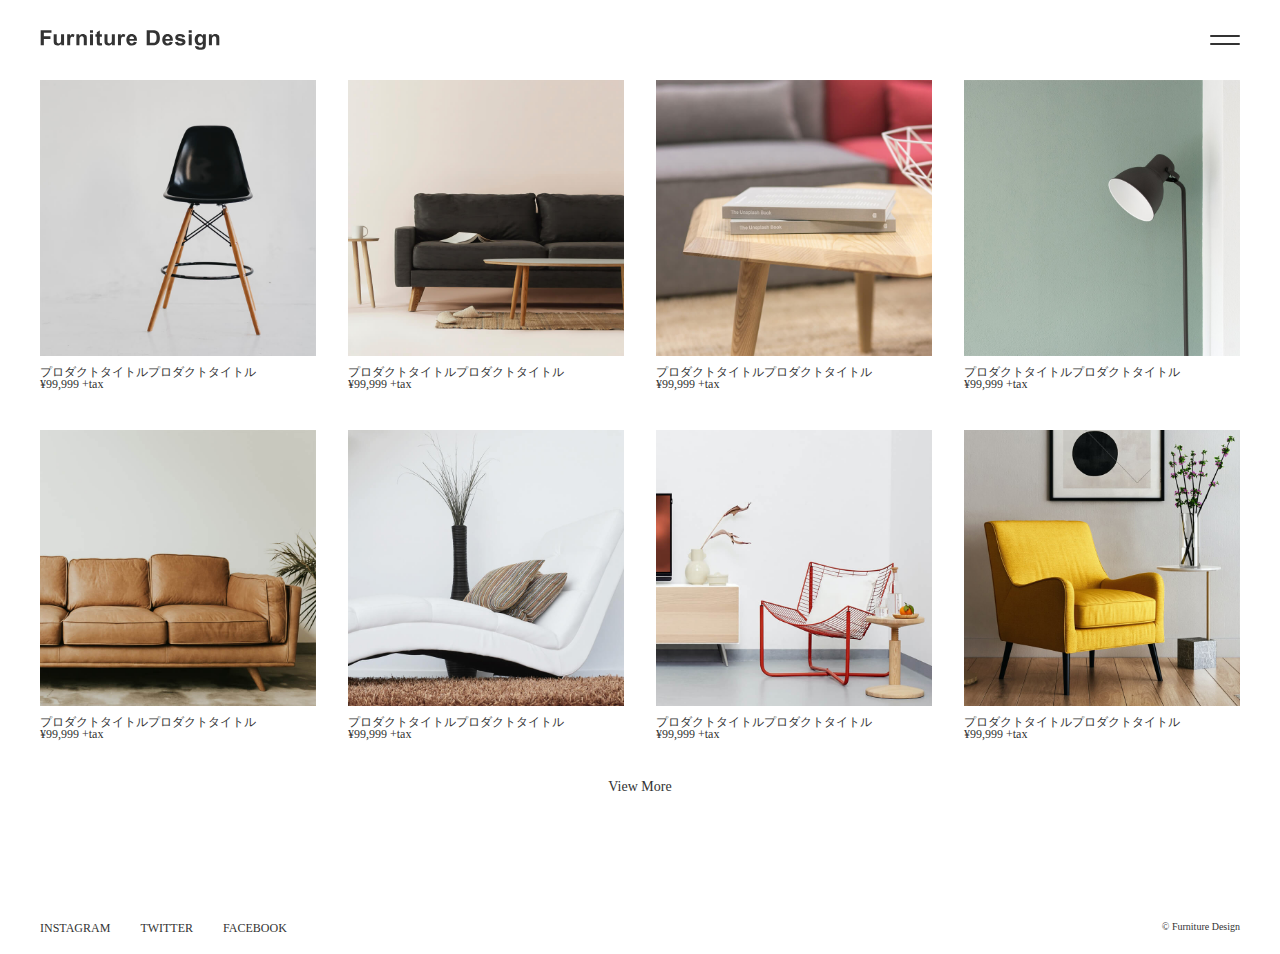
<file: index.html>
<!DOCTYPE html>
<html lang="ja">

<head>
  <meta charset="UTF-8">
  <meta http-equiv="X-UA-Compatible" content="IE=edge">
  <meta name="viewport" content="width=device-width, initial-scale=1.0">
  <link rel="shortcut icon" href="images/favicon.ico">
  <link rel="stylesheet" href="css/reset.css">
  <link rel="stylesheet" href="css/style.css">
  <title>Furniture Design</title>
</head>

<body>
  <header id="header" class="wrapper">
    <h1 class="site_title">
      <a href="index.html"><img src="images/logo.svg" alt="Furniture Design"></a>
    </h1>

    <!-- ハンバーガーメニューページ -->
    <nav id="navi">
      <ul class="nav_menu">
        <li><a href="products.html">PRODUCTS</a></li>
        <li><a href="about.html">ABOUT</a></li>
        <li><a href="company.html">COMPANY</a></li>
        <!-- クリックするとメールが起動、件名（subject）付き -->
        <li><a href="mailto:xxxxx@xxx.xxx.com?subject=お問い合わせ">CONTACT</a></li>
      </ul>
    </nav>

    <!-- ハンバーガーメニューボタン -->
    <div class="toggle_btn">
      <span></span>
      <span></span>
    </div>

    <!-- ハンバーガーメニューの背景 -->
    <div id="mask"></div>
  </header>

  <main>
    <div id="top" class="wrapper">
      <ul class="product_list">
        <li>
          <a href="item1.html">
            <img src="images/item1.jpg" alt="">
            <p>プロダクトタイトルプロダクトタイトル</p>
            <p>&yen;99,999 +tax</p>
          </a>
        </li>
        <li>
          <a href="item2.html">
            <img src="images/item2.jpg" alt="">
            <p>プロダクトタイトルプロダクトタイトル</p>
            <p>&yen;99,999 +tax</p>
          </a>
        </li>
        <li>
          <a href="item3.html">
            <img src="images/item3.jpg" alt="">
            <p>プロダクトタイトルプロダクトタイトル</p>
            <p>&yen;99,999 +tax</p>
          </a>
        </li>
        <li>
          <a href="item4.html">
            <img src="images/item4.jpg" alt="">
            <p>プロダクトタイトルプロダクトタイトル</p>
            <p>&yen;99,999 +tax</p>
          </a>
        </li>
        <li>
          <a href="item5.html">
            <img src="images/item5.jpg" alt="">
            <p>プロダクトタイトルプロダクトタイトル</p>
            <p>&yen;99,999 +tax</p>
          </a>
        </li>
        <li>
          <a href="item6.html">
            <img src="images/item6.jpg" alt="">
            <p>プロダクトタイトルプロダクトタイトル</p>
            <p>&yen;99,999 +tax</p>
          </a>
        </li>
        <li>
          <a href="item7.html">
            <img src="images/item7.jpg" alt="">
            <p>プロダクトタイトルプロダクトタイトル</p>
            <p>&yen;99,999 +tax</p>
          </a>
        </li>
        <li>
          <a href="item8.html">
            <img src="images/item8.jpg" alt="">
            <p>プロダクトタイトルプロダクトタイトル</p>
            <p>&yen;99,999 +tax</p>
          </a>
        </li>
      </ul>

      <a class="link_text" href="products.html">View More</a>
    </div>
  </main>

  <footer id="footer" class="wrapper">
    <ul class="menu">
      <li><a href="#" target="_blank">INSTAGRAM</a></li>
      <li><a href="#" target="_blank">TWITTER</a></li>
      <li><a href="#" target="_blank">FACEBOOK</a></li>
    </ul>
    <p class="copyright">&copy; Furniture Design</p>
  </footer>

  <!-- jQuery読み込み -->
  <script src="https://ajax.googleapis.com/ajax/libs/jquery/3.6.1/jquery.min.js"></script>
  <script src="js/main.js"></script>
</body>

</html>
</file>
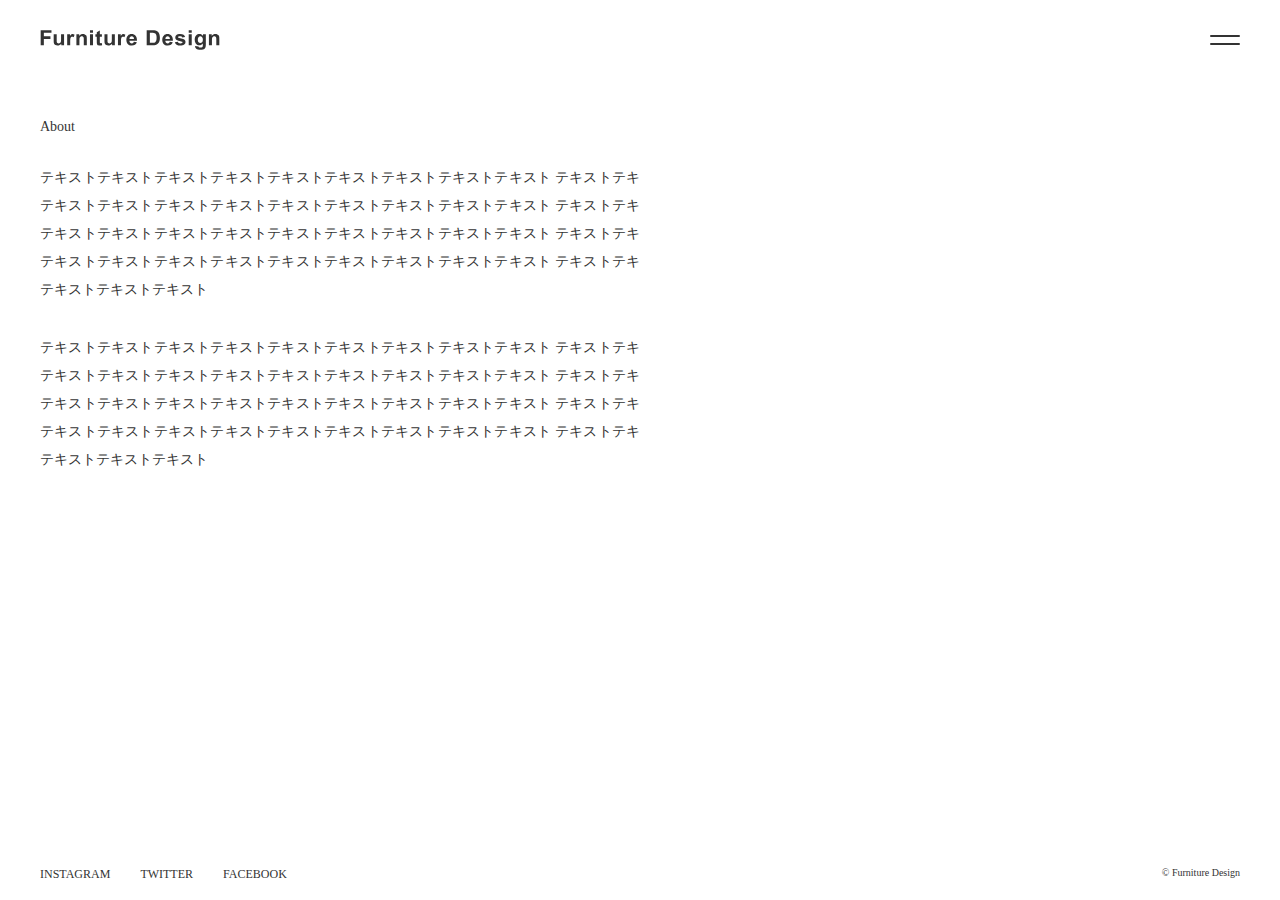
<file: about.html>
<!DOCTYPE html>
<html lang="ja">

<head>
  <meta charset="UTF-8">
  <meta http-equiv="X-UA-Compatible" content="IE=edge">
  <meta name="viewport" content="width=device-width, initial-scale=1.0">
  <link rel="shortcut icon" href="images/favicon.ico">
  <link rel="stylesheet" href="css/reset.css">
  <link rel="stylesheet" href="css/style.css">
  <title>About ｜ Furniture Design</title>
</head>

<body>
  <header id="header" class="wrapper">
    <h1 class="site_title">
      <a href="index.html"><img src="images/logo.svg" alt="Furniture Design"></a>
    </h1>

    <!-- ハンバーガーメニューページ -->
    <nav id="navi">
      <ul class="nav_menu">
        <li><a href="products.html">PRODUCTS</a></li>
        <li><a href="about.html">ABOUT</a></li>
        <li><a href="company.html">COMPANY</a></li>
        <!-- クリックするとメールが起動、件名（subject）付き -->
        <li><a href="mailto:xxxxx@xxx.xxx.com?subject=お問い合わせ">CONTACT</a></li>
      </ul>
    </nav>

    <!-- ハンバーガーメニューボタン -->
    <div class="toggle_btn">
      <span></span>
      <span></span>
    </div>

    <!-- ハンバーガーメニューの背景 -->
    <div id="mask"></div>
  </header>

  <main>
    <div class="content wrapper">
      <h2 class="page_title">About</h2>
      <div id="about">
        <p>
          テキストテキストテキストテキストテキストテキストテキストテキストテキスト テキストテキ
          テキストテキストテキストテキストテキストテキストテキストテキストテキスト テキストテキ
          テキストテキストテキストテキストテキストテキストテキストテキストテキスト テキストテキ
          テキストテキストテキストテキストテキストテキストテキストテキストテキスト テキストテキ
          テキストテキストテキスト
        </p>
        <p>
          テキストテキストテキストテキストテキストテキストテキストテキストテキスト テキストテキ
          テキストテキストテキストテキストテキストテキストテキストテキストテキスト テキストテキ
          テキストテキストテキストテキストテキストテキストテキストテキストテキスト テキストテキ
          テキストテキストテキストテキストテキストテキストテキストテキストテキスト テキストテキ
          テキストテキストテキスト
        </p>
      </div>
    </div>
  </main>

  <footer id="footer" class="wrapper">
    <ul class="menu">
      <li><a href="#" target="_blank">INSTAGRAM</a></li>
      <li><a href="#" target="_blank">TWITTER</a></li>
      <li><a href="#" target="_blank">FACEBOOK</a></li>
    </ul>
    <p class="copyright">&copy; Furniture Design</p>
  </footer>

  <!-- jQuery読み込み -->
  <script src="https://ajax.googleapis.com/ajax/libs/jquery/3.6.1/jquery.min.js"></script>
  <script src="js/main.js"></script>
</body>

</html>
</file>
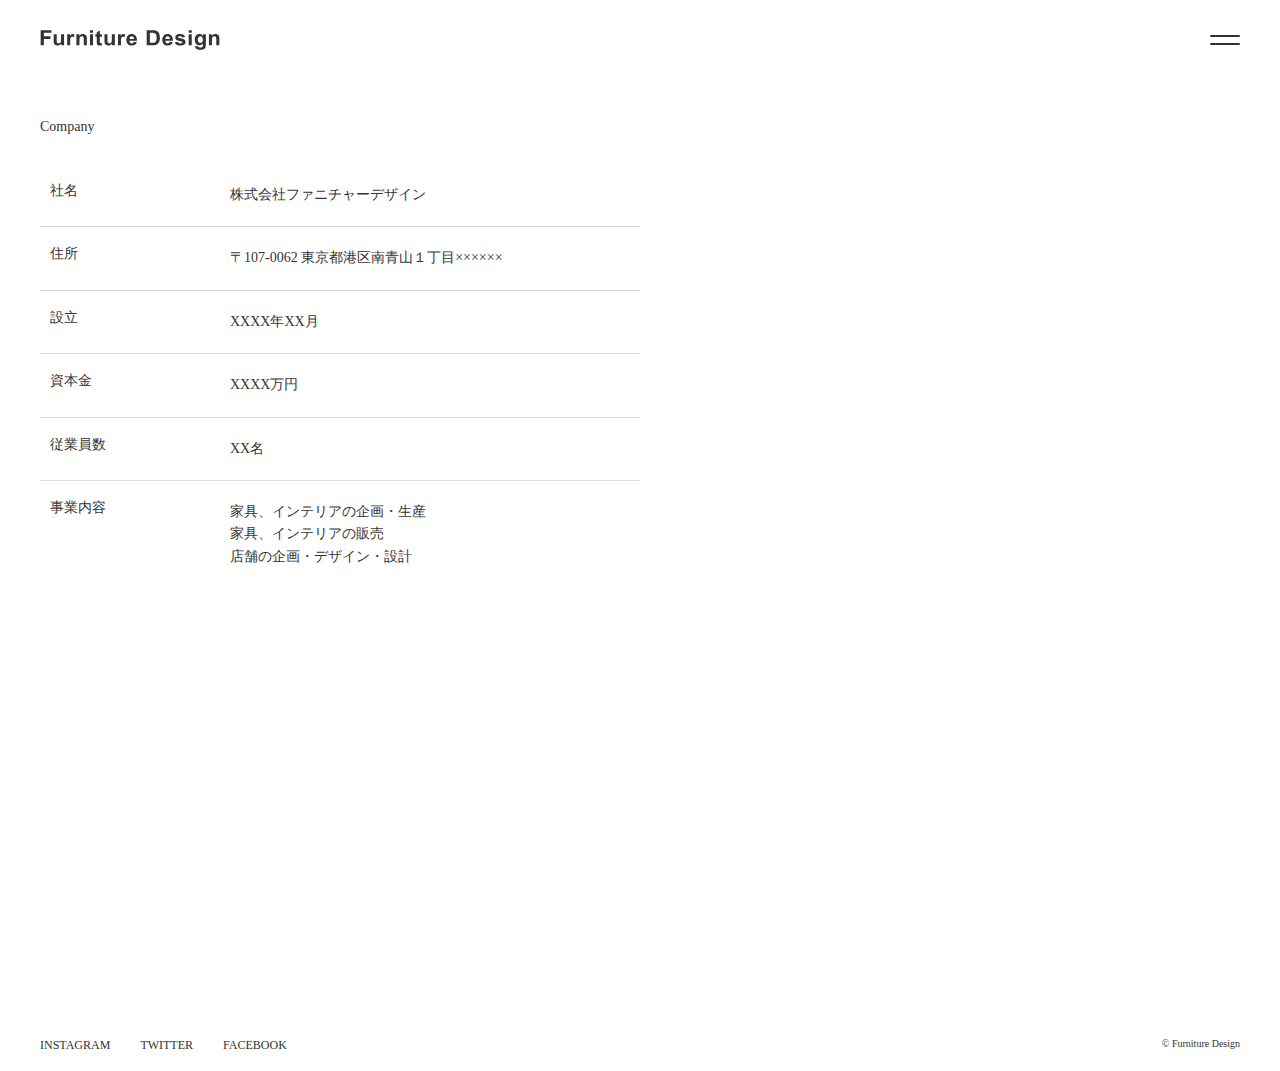
<file: company.html>
<!DOCTYPE html>
<html lang="ja">

<head>
  <meta charset="UTF-8">
  <meta http-equiv="X-UA-Compatible" content="IE=edge">
  <meta name="viewport" content="width=device-width, initial-scale=1.0">
  <link rel="shortcut icon" href="images/favicon.ico">
  <link rel="stylesheet" href="css/reset.css">
  <link rel="stylesheet" href="css/style.css">
  <title>Company ｜ Furniture Design</title>
</head>

<body>
  <header id="header" class="wrapper">
    <h1 class="site_title">
      <a href="index.html"><img src="images/logo.svg" alt="Furniture Design"></a>
    </h1>

    <!-- ハンバーガーメニューページ -->
    <nav id="navi">
      <ul class="nav_menu">
        <li><a href="products.html">PRODUCTS</a></li>
        <li><a href="about.html">ABOUT</a></li>
        <li><a href="company.html">COMPANY</a></li>
        <!-- クリックするとメールが起動、件名（subject）付き -->
        <li><a href="mailto:xxxxx@xxx.xxx.com?subject=お問い合わせ">CONTACT</a></li>
      </ul>
    </nav>

    <!-- ハンバーガーメニューボタン -->
    <div class="toggle_btn">
      <span></span>
      <span></span>
    </div>

    <!-- ハンバーガーメニューの背景 -->
    <div id="mask"></div>
  </header>

  <main>
    <div class="content wrapper">
      <h1 class="page_title">Company</h1>
      <div id="company">
        <dl class="info">
          <dt>社名</dt>
          <dd>株式会社ファニチャーデザイン</dd>
          <dt>住所</dt>
          <dd>〒107-0062 東京都港区南青山１丁目××××××</dd>
          <dt>設立</dt>
          <dd>XXXX年XX月</dd>
          <dt>資本金</dt>
          <dd>XXXX万円</dd>
          <dt>従業員数</dt>
          <dd>XX名</dd>
          <dt>事業内容</dt>
          <dd>家具、インテリアの企画・生産<br>
            家具、インテリアの販売<br>
            店舗の企画・デザイン・設計
          </dd>
        </dl>

        <div class="map">
          <iframe
            src="https://www.google.com/maps/embed?pb=!1m18!1m12!1m3!1d7152.886218878947!2d127.79599674999999!3d26.312147549999995!2m3!1f0!2f0!3f0!3m2!1i1024!2i768!4f13.1!3m3!1m2!1s0x34e512882faabc8d%3A0x6ed2fab0494316fc!2z44CSOTAxLTIzMDYg5rKW57iE55yM5Lit6aCt6YOh5YyX5Lit5Z-O5p2R44Op44Kk44Kr44Og!5e0!3m2!1sja!2sjp!4v1671021298836!5m2!1sja!2sjp"
            width="600" height="450" style="border:0;" allowfullscreen="" loading="lazy"
            referrerpolicy="no-referrer-when-downgrade"></iframe>
        </div>
      </div>
    </div>
  </main>

  <footer id="footer" class="wrapper">
    <ul class="menu">
      <li><a href="#" target="_blank">INSTAGRAM</a></li>
      <li><a href="#" target="_blank">TWITTER</a></li>
      <li><a href="#" target="_blank">FACEBOOK</a></li>
    </ul>
    <p class="copyright">&copy; Furniture Design</p>
  </footer>

  <!-- jQuery読み込み -->
  <script src="https://ajax.googleapis.com/ajax/libs/jquery/3.6.1/jquery.min.js"></script>
  <script src="js/main.js"></script>
</body>

</html>
</file>
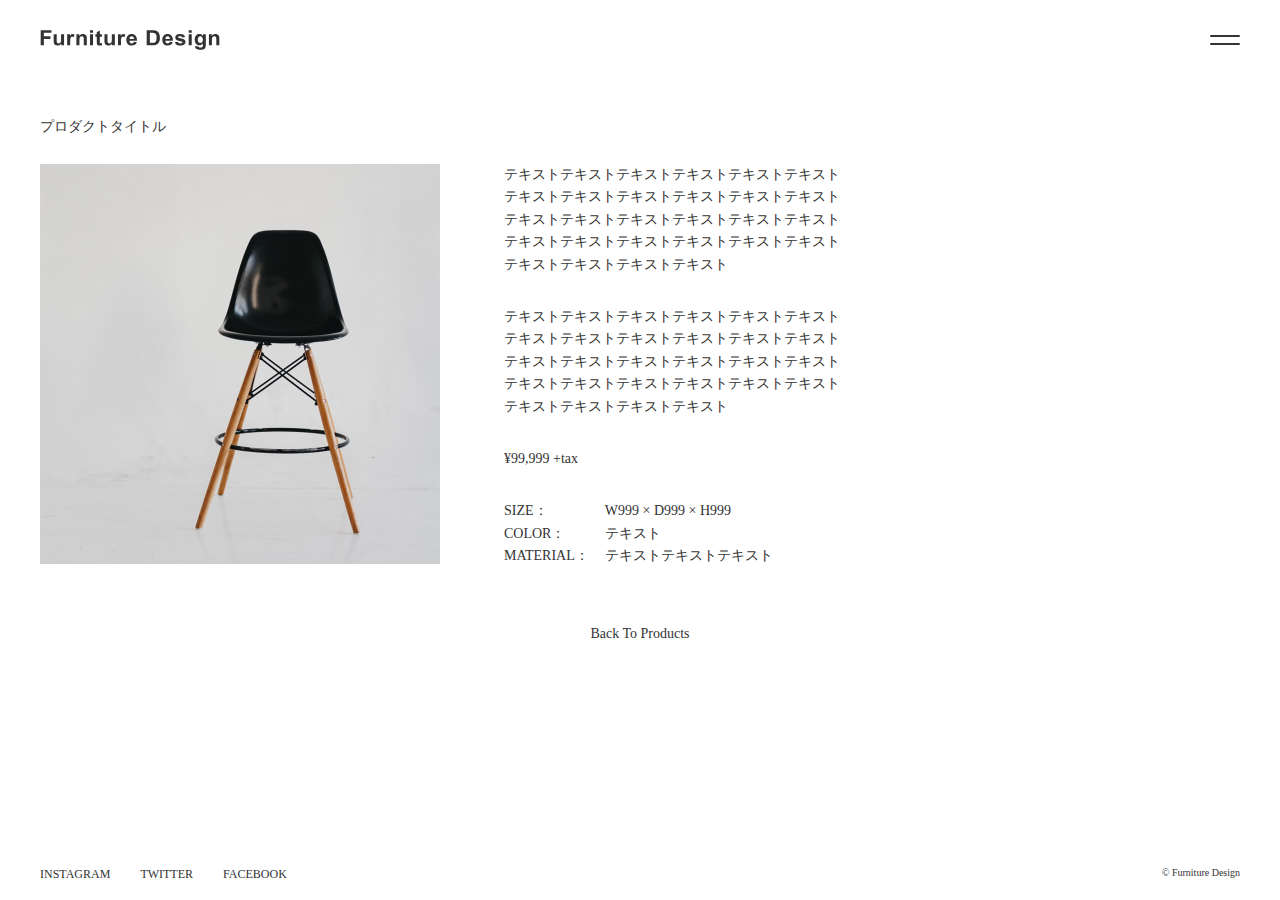
<file: item1.html>
<!DOCTYPE html>
<html lang="ja">

<head>
  <meta charset="UTF-8">
  <meta http-equiv="X-UA-Compatible" content="IE=edge">
  <meta name="viewport" content="width=device-width, initial-scale=1.0">
  <link rel="shortcut icon" href="images/favicon.ico">
  <link rel="stylesheet" href="css/reset.css">
  <link rel="stylesheet" href="css/style.css">
  <title>プロダクトタイトル ｜ Furniture Design</title>
</head>

<body>
  <header id="header" class="wrapper">
    <h1 class="site_title">
      <a href="index.html"><img src="images/logo.svg" alt="Furniture Design"></a>
    </h1>

    <!-- ハンバーガーメニューページ -->
    <nav id="navi">
      <ul class="nav_menu">
        <li><a href="products.html">PRODUCTS</a></li>
        <li><a href="about.html">ABOUT</a></li>
        <li><a href="company.html">COMPANY</a></li>
        <!-- クリックするとメールが起動、件名（subject）付き -->
        <li><a href="mailto:xxxxx@xxx.xxx.com?subject=お問い合わせ">CONTACT</a></li>
      </ul>
    </nav>

    <!-- ハンバーガーメニューボタン -->
    <div class="toggle_btn">
      <span></span>
      <span></span>
    </div>

    <!-- ハンバーガーメニューの背景 -->
    <div id="mask"></div>
  </header>

  <main>
    <div class="content wrapper">
      <h1 class="page_title">プロダクトタイトル</h1>
      <div id="item">
        <div class="item_img">
          <img src="images/item1.jpg" alt="">
        </div>
        <div class="item_txt">
          <p>
            テキストテキストテキストテキストテキストテキスト
            テキストテキストテキストテキストテキストテキスト
            テキストテキストテキストテキストテキストテキスト
            テキストテキストテキストテキストテキストテキスト
            テキストテキストテキストテキスト
          </p>
          <p>
            テキストテキストテキストテキストテキストテキスト
            テキストテキストテキストテキストテキストテキスト
            テキストテキストテキストテキストテキストテキスト
            テキストテキストテキストテキストテキストテキスト
            テキストテキストテキストテキスト
          </p>
          <p>&yen;99,999 +tax</p>

          <dl class="detail">
            <dt>SIZE：</dt>
            <dd>W999 × D999 × H999</dd>
            <dt>COLOR：</dt>
            <dd>テキスト</dd>
            <dt>MATERIAL：</dt>
            <dd>テキストテキストテキスト</dd>
          </dl>
        </div>
      </div>

      <a class="link_text" href="products.html">Back To Products</a>
    </div>
  </main>

  <footer id="footer" class="wrapper">
    <ul class="menu">
      <li><a href="#" target="_blank">INSTAGRAM</a></li>
      <li><a href="#" target="_blank">TWITTER</a></li>
      <li><a href="#" target="_blank">FACEBOOK</a></li>
    </ul>
    <p class="copyright">&copy; Furniture Design</p>
  </footer>

  <!-- jQuery読み込み -->
  <script src="https://ajax.googleapis.com/ajax/libs/jquery/3.6.1/jquery.min.js"></script>
  <script src="js/main.js"></script>
</body>

</html>
</file>
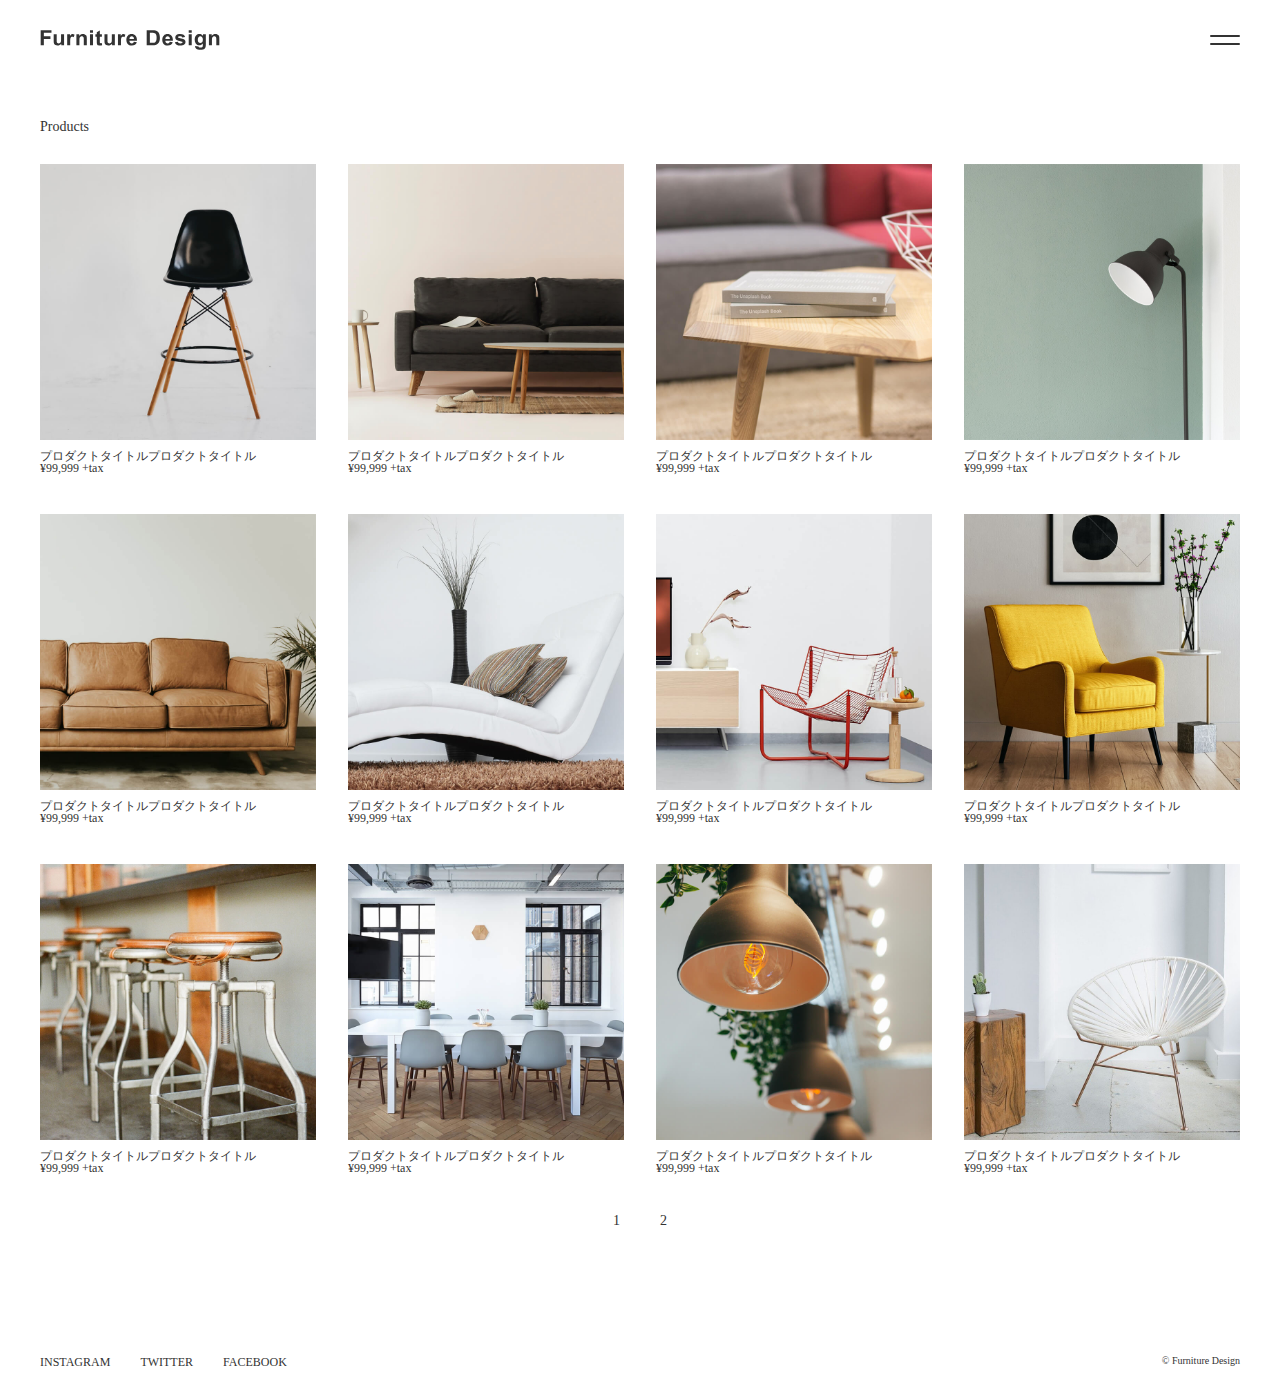
<file: products.html>
<!DOCTYPE html>
<html lang="ja">

<head>
  <meta charset="UTF-8">
  <meta http-equiv="X-UA-Compatible" content="IE=edge">
  <meta name="viewport" content="width=device-width, initial-scale=1.0">
  <link rel="shortcut icon" href="images/favicon.ico">
  <link rel="stylesheet" href="css/reset.css">
  <link rel="stylesheet" href="css/style.css">
  <title>Products ｜ Furniture Design</title>
</head>

<body>
  <header id="header" class="wrapper">
    <h1 class="site_title">
      <a href="index.html"><img src="images/logo.svg" alt="Furniture Design"></a>
    </h1>

    <!-- ハンバーガーメニューページ -->
    <nav id="navi">
      <ul class="nav_menu">
        <li><a href="products.html">PRODUCTS</a></li>
        <li><a href="about.html">ABOUT</a></li>
        <li><a href="company.html">COMPANY</a></li>
        <!-- クリックするとメールが起動、件名（subject）付き -->
        <li><a href="mailto:xxxxx@xxx.xxx.com?subject=お問い合わせ">CONTACT</a></li>
      </ul>
    </nav>

    <!-- ハンバーガーメニューボタン -->
    <div class="toggle_btn">
      <span></span>
      <span></span>
    </div>

    <!-- ハンバーガーメニューの背景 -->
    <div id="mask"></div>
  </header>

  <main>
    <div class="content wrapper">
      <h1 class="page_title">Products</h1>
      <ul class="product_list">
        <li>
          <a href="item1.html">
            <img src="images/item1.jpg" alt="">
            <p>プロダクトタイトルプロダクトタイトル</p>
            <p>&yen;99,999 +tax</p>
          </a>
        </li>
        <li>
          <a href="item2.html">
            <img src="images/item2.jpg" alt="">
            <p>プロダクトタイトルプロダクトタイトル</p>
            <p>&yen;99,999 +tax</p>
          </a>
        </li>
        <li>
          <a href="item3.html">
            <img src="images/item3.jpg" alt="">
            <p>プロダクトタイトルプロダクトタイトル</p>
            <p>&yen;99,999 +tax</p>
          </a>
        </li>
        <li>
          <a href="item4.html">
            <img src="images/item4.jpg" alt="">
            <p>プロダクトタイトルプロダクトタイトル</p>
            <p>&yen;99,999 +tax</p>
          </a>
        </li>
        <li>
          <a href="item5.html">
            <img src="images/item5.jpg" alt="">
            <p>プロダクトタイトルプロダクトタイトル</p>
            <p>&yen;99,999 +tax</p>
          </a>
        </li>
        <li>
          <a href="item6.html">
            <img src="images/item6.jpg" alt="">
            <p>プロダクトタイトルプロダクトタイトル</p>
            <p>&yen;99,999 +tax</p>
          </a>
        </li>
        <li>
          <a href="item7.html">
            <img src="images/item7.jpg" alt="">
            <p>プロダクトタイトルプロダクトタイトル</p>
            <p>&yen;99,999 +tax</p>
          </a>
        </li>
        <li>
          <a href="item8.html">
            <img src="images/item8.jpg" alt="">
            <p>プロダクトタイトルプロダクトタイトル</p>
            <p>&yen;99,999 +tax</p>
          </a>
        </li>
        <li>
          <a href="item9.html">
            <img src="images/item9.jpg" alt="">
            <p>プロダクトタイトルプロダクトタイトル</p>
            <p>&yen;99,999 +tax</p>
          </a>
        </li>
        <li>
          <a href="item10.html">
            <img src="images/item10.jpg" alt="">
            <p>プロダクトタイトルプロダクトタイトル</p>
            <p>&yen;99,999 +tax</p>
          </a>
        </li>
        <li>
          <a href="item11.html">
            <img src="images/item11.jpg" alt="">
            <p>プロダクトタイトルプロダクトタイトル</p>
            <p>&yen;99,999 +tax</p>
          </a>
        </li>
        <li>
          <a href="item12.html">
            <img src="images/item12.jpg" alt="">
            <p>プロダクトタイトルプロダクトタイトル</p>
            <p>&yen;99,999 +tax</p>
          </a>
        </li>
      </ul>

      <ul class="pagination">
        <li>1</li>
        <li><a href="products2.html">2</a></li>
      </ul>
    </div>
  </main>

  <footer id="footer" class="wrapper">
    <ul class="menu">
      <li><a href="#" target="_blank">INSTAGRAM</a></li>
      <li><a href="#" target="_blank">TWITTER</a></li>
      <li><a href="#" target="_blank">FACEBOOK</a></li>
    </ul>
    <p class="copyright">&copy; Furniture Design</p>
  </footer>

  <!-- jQuery読み込み -->
  <script src="https://ajax.googleapis.com/ajax/libs/jquery/3.6.1/jquery.min.js"></script>
  <script src="js/main.js"></script>
</body>

</html>
</file>
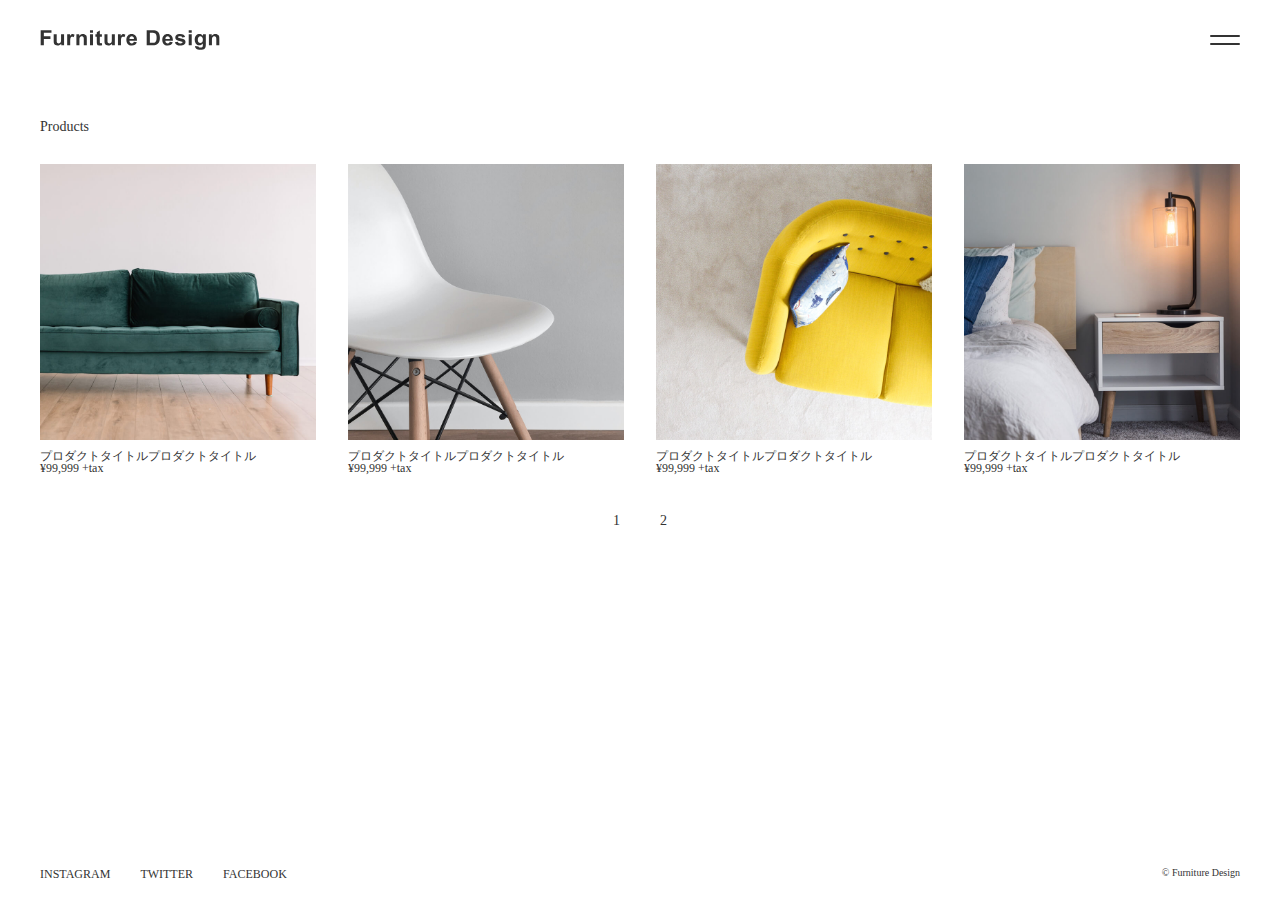
<file: products2.html>
<!DOCTYPE html>
<html lang="ja">

<head>
  <meta charset="UTF-8">
  <meta http-equiv="X-UA-Compatible" content="IE=edge">
  <meta name="viewport" content="width=device-width, initial-scale=1.0">
  <link rel="shortcut icon" href="images/favicon.ico">
  <link rel="stylesheet" href="css/reset.css">
  <link rel="stylesheet" href="css/style.css">
  <title>Products ｜ Furniture Design</title>
</head>

<body>
  <header id="header" class="wrapper">
    <h1 class="site_title">
      <a href="index.html"><img src="images/logo.svg" alt="Furniture Design"></a>
    </h1>

    <!-- ハンバーガーメニューページ -->
    <nav id="navi">
      <ul class="nav_menu">
        <li><a href="products.html">PRODUCTS</a></li>
        <li><a href="about.html">ABOUT</a></li>
        <li><a href="company.html">COMPANY</a></li>
        <!-- クリックするとメールが起動、件名（subject）付き -->
        <li><a href="mailto:xxxxx@xxx.xxx.com?subject=お問い合わせ">CONTACT</a></li>
      </ul>
    </nav>
    <!-- //ハンバーガーメニューページ -->

    <!-- ハンバーガーメニューボタン -->
    <div class="toggle_btn">
      <span></span>
      <span></span>
    </div>
    <!-- //ハンバーガーメニューボタン -->

    <div id="mask"></div>
  </header>

  <main>
    <div class="content wrapper">
      <h1 class="page_title">Products</h1>
      <ul class="product_list">
        <li>
          <a href="#">
            <img src="images/item13.jpg" alt="">
            <p>プロダクトタイトルプロダクトタイトル</p>
            <p>&yen;99,999 +tax</p>
          </a>
        </li>
        <li>
          <a href="#">
            <img src="images/item14.jpg" alt="">
            <p>プロダクトタイトルプロダクトタイトル</p>
            <p>&yen;99,999 +tax</p>
          </a>
        </li>
        <li>
          <a href="#">
            <img src="images/item15.jpg" alt="">
            <p>プロダクトタイトルプロダクトタイトル</p>
            <p>&yen;99,999 +tax</p>
          </a>
        </li>
        <li>
          <a href="#">
            <img src="images/item16.jpg" alt="">
            <p>プロダクトタイトルプロダクトタイトル</p>
            <p>&yen;99,999 +tax</p>
          </a>
        </li>
      </ul>

      <ul class="pagination">
        <li><a href="products.html">1</a></li>
        <li>2</li>
      </ul>
    </div>
  </main>

  <footer id="footer" class="wrapper">
    <ul class="menu">
      <li><a href="#" target="_blank">INSTAGRAM</a></li>
      <li><a href="#" target="_blank">TWITTER</a></li>
      <li><a href="#" target="_blank">FACEBOOK</a></li>
    </ul>
    <p class="copyright">&copy; Furniture Design</p>
  </footer>

  <!-- jQuery読み込み -->
  <script src="https://ajax.googleapis.com/ajax/libs/jquery/3.6.1/jquery.min.js"></script>
  <script src="js/main.js"></script>
</body>

</html>
</file>
<file: css/style.css>
@charset "UTF-8";
/*
フッターを画面下に配置するために、
「position: relative;」を設定
「min-height」で最小の高さを画面の高さにあわせる
*/
body {
  color: #333;
  font-size: 0.875rem;
  background-color: #fff;
  min-height: 100vh;
  position: relative;
}

a {
  transition: all 0.5s ease;
}
a:hover {
  opacity: 0.7;
}

.wrapper {
  width: 100%;
  max-width: 1360px;
  margin: 0 auto;
  padding: 0 40px;
}

.content {
  padding-top: 120px;
  padding-bottom: 160px;
}

.site_title a {
  width: 180px;
  display: block;
}

.page_title {
  margin-bottom: 30px;
}

/*----------------------------
Header
-----------------------------*/
#header {
  width: 100%;
  height: 80px;
  background-color: #fff;
  display: flex;
  justify-content: space-between;
  align-items: center;
  position: fixed;
  left: 0;
  right: 0;
  z-index: 10;
  /* ハンバーガーメニューが開いているとき */
  /*
  ハンバーガーメニューの線の設定（メニューが開いている時）
  線の色を白に変更
  */
  /*
  メニューを開いている時は、全体を黒背景にする
  */
}
#header #navi {
  position: fixed;
  top: 0;
  left: -300px;
  width: 300px;
  color: #fff;
  padding: 35px 50px;
  transition: all 0.5s;
  z-index: 20;
  opacity: 0;
}
#header #navi li {
  margin-bottom: 15px;
}
#header.open #navi {
  left: 0;
  opacity: 1;
}
#header .toggle_btn {
  width: 30px;
  height: 30px;
  position: relative;
  transition: all 0.5s;
  cursor: pointer;
  z-index: 20;
  /* 
  ハンバーガーメニューの線の設定（メニューが閉じている時） 
  */
}
#header .toggle_btn span {
  display: block;
  position: absolute;
  width: 30px;
  height: 2px;
  background-color: #333;
  border-radius: 5px;
  transition: all 0.5s;
  /* 1本目の線の位置を設定 */
  /* 2本目の線の位置を設定 */
}
#header .toggle_btn span:nth-child(1) {
  top: 10px;
}
#header .toggle_btn span:nth-child(2) {
  bottom: 10px;
}
#header.open .toggle_btn span {
  background-color: #fff;
  /* 「rotate」は"回転"、「deg」は"度"（degreeの略） */
  /* 1本目の線を-45度回転 */
  /* 2本目の線を45度回転 */
}
#header.open .toggle_btn span:nth-child(1) {
  transform: translateY(4px) rotate(-45deg);
}
#header.open .toggle_btn span:nth-child(2) {
  transform: translateY(-4px) rotate(45deg);
}
#header #mask {
  display: none;
  transition: all 0.5s;
}
#header.open #mask {
  display: block;
  position: fixed;
  top: 0;
  left: 0;
  width: 100%;
  height: 100%;
  background-color: #000;
  opacity: 0.8;
  z-index: 10;
  cursor: pointer;
}

/*----------------------------
TOP, PRODUCTS
-----------------------------*/
#top {
  padding-top: 80px;
  padding-bottom: 160px;
}

.product_list {
  display: flex;
  justify-content: space-between;
  flex-wrap: wrap;
}
.product_list li {
  width: 23%;
  margin-bottom: 40px;
}
.product_list li img {
  margin-bottom: 10px;
}
.product_list li p {
  font-size: 0.75rem;
}

.link_text {
  display: block;
  text-align: center;
}

.pagination {
  display: flex;
  justify-content: center;
}
.pagination li {
  padding: 0 20px;
}

/*----------------------------
ITEM
-----------------------------*/
#item {
  max-width: 800px;
  display: flex;
  justify-content: space-between;
  margin-bottom: 60px;
}
#item .item_img {
  width: 50%;
}
#item .item_txt {
  width: 42%;
}
#item .item_txt p {
  line-height: 1.6;
  margin-bottom: 30px;
  text-align: justify;
}
#item .item_txt .detail {
  display: flex;
  flex-wrap: wrap;
  line-height: 1.6;
}
#item .item_txt .detail dt {
  width: 30%;
}
#item .item_txt .detail dd {
  width: 70%;
}

/*----------------------------
ABOUT
-----------------------------*/
#about {
  max-width: 600px;
}
#about p {
  line-height: 2;
  margin-bottom: 30px;
}

/*----------------------------
COMPANY
-----------------------------*/
#company {
  max-width: 600px;
}
#company .info {
  display: flex;
  flex-wrap: wrap;
  margin-bottom: 20px;
}
#company .info dt {
  width: 30%;
  padding: 20px 10px;
  border-bottom: 1px solid #DCDBDB;
}
#company .info dd {
  width: 70%;
  padding: 20px 10px;
  border-bottom: 1px solid #DCDBDB;
  line-height: 1.6;
}
#company .info dt:last-of-type,
#company .info dd:last-of-type {
  border-bottom: none;
}
#company .map {
  filter: grayscale(1);
}
#company iframe {
  width: 100%;
  height: 300px;
}

/*----------------------------
FOOTER
-----------------------------*/
#footer {
  display: flex;
  justify-content: space-between;
  position: absolute;
  bottom: 20px;
  left: 0;
  right: 0;
}
#footer .menu {
  display: flex;
}
#footer .menu li {
  font-size: 0.75rem;
  margin-right: 30px;
}
#footer .copyright {
  font-size: 0.625rem;
}

/*----------------------------
SP
-----------------------------*/
@media screen and (max-width: 900px) {
  /*----------------------------
  TOP, PRODUCTS
  -----------------------------*/
  .product_list li {
    width: 47%;
  }
  /*----------------------------
  ITEM
  -----------------------------*/
  #item {
    flex-direction: column;
  }
  #item .item_img {
    width: 100%;
    margin-bottom: 30px;
  }
  #item .item_txt {
    width: 100%;
  }
  #item .item_txt p:last-of-type {
    font-size: 0.75rem;
  }
  /*----------------------------
  ABOUT
  -----------------------------*/
  /*----------------------------
  COMPANY
  -----------------------------*/
  #company .info {
    flex-direction: column;
  }
  #company .info dt {
    width: 100%;
    border-bottom: none;
    padding-bottom: 5px;
  }
  #company .info dd {
    width: 100%;
    padding-top: 5px;
  }
  /*----------------------------
  FOOTER
  -----------------------------*/
  #footer {
    flex-direction: column;
  }
  #footer .menu {
    margin-bottom: 5px;
  }
}/*# sourceMappingURL=style.css.map */
</file>
